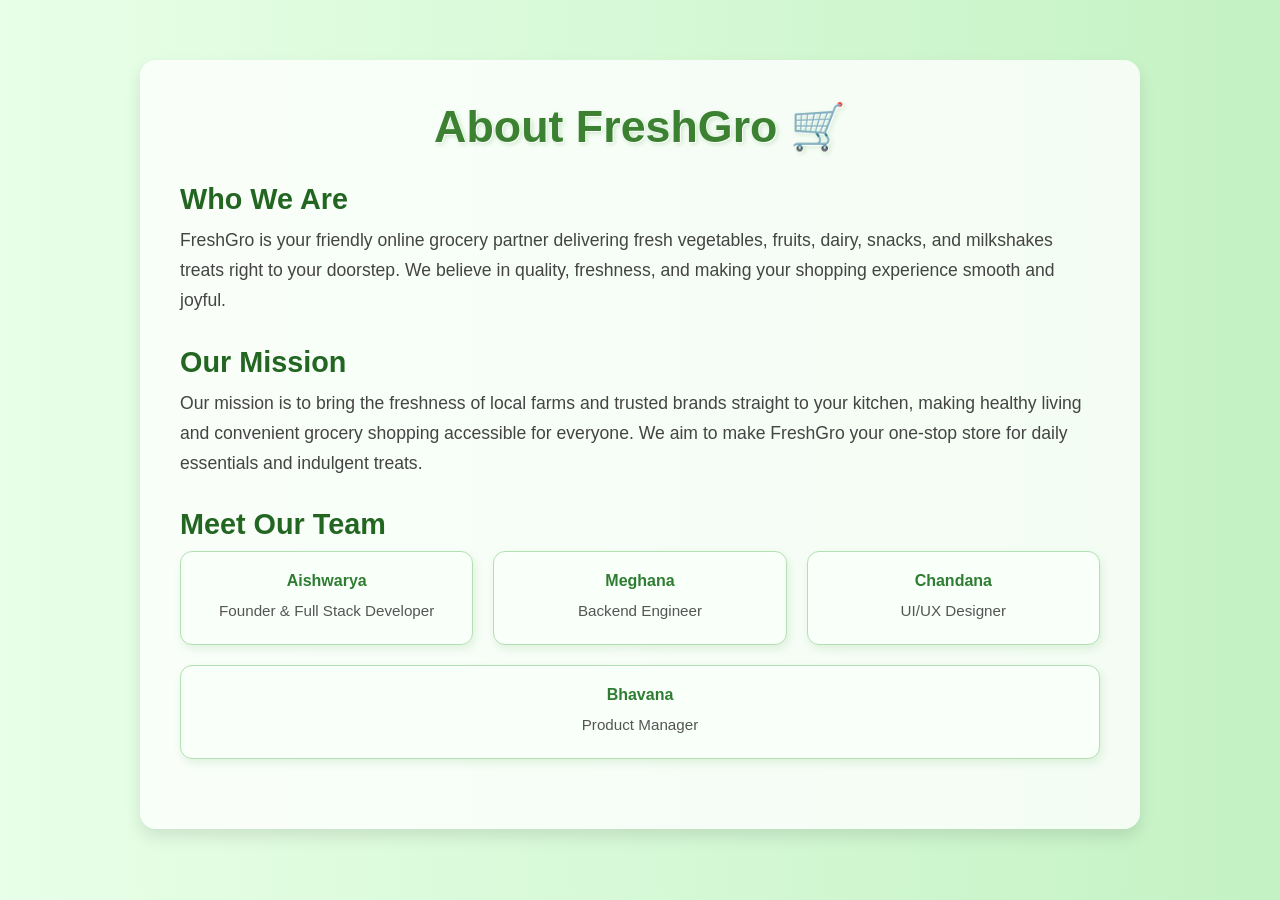
<file: about.html>
<!DOCTYPE html>
<html lang="en">
<head>
  <meta charset="UTF-8" />
  <meta name="viewport" content="width=device-width, initial-scale=1.0" />
  <title>About Us - FreshGro</title>
  <link rel="stylesheet" href="style.css" />
  <style>
    body {
      font-family: 'Segoe UI', sans-serif;
      background: linear-gradient(to right, #e8ffe8, #c4f2c4);
      margin: 0;
      padding: 0;
      color: #2d572c;
    }

    .about-container {
      max-width: 1000px;
      margin: 60px auto;
      padding: 40px;
      background: #ffffffcc;
      border-radius: 16px;
      box-shadow: 0 8px 16px rgba(0, 0, 0, 0.1);
    }

    .about-heading {
      text-align: center;
      font-size: 2.8rem;
      margin-bottom: 30px;
      color: #3c8031;
      text-shadow: 1px 1px 0 #fff, 2px 2px 5px rgba(0, 128, 0, 0.2);
    }

    .about-section {
      margin-bottom: 30px;
    }

    .about-section h3 {
      font-size: 1.8rem;
      color: #226622;
      margin-bottom: 10px;
    }

    .about-section p {
      font-size: 1.1rem;
      line-height: 1.7;
      color: #444;
    }

    .team {
      display: flex;
      flex-wrap: wrap;
      gap: 20px;
      justify-content: center;
    }

    .team-member {
      flex: 1 1 220px;
      background-color: #f9fff9;
      border: 1px solid #b2e0b2;
      border-radius: 12px;
      padding: 20px;
      text-align: center;
      box-shadow: 2px 4px 10px rgba(0, 128, 0, 0.1);
    }

    .team-member h4 {
      color: #2e7d32;
      margin-bottom: 8px;
    }

    .team-member p {
      font-size: 0.95rem;
      color: #555;
    }
  </style>
</head>
<body>
  <div class="about-container">
    <h2 class="about-heading">About FreshGro 🛒</h2>

    <div class="about-section">
      <h3>Who We Are</h3>
      <p>
        FreshGro is your friendly online grocery partner delivering fresh vegetables, fruits, dairy, snacks, and milkshakes treats right to your doorstep. We believe in quality, freshness, and making your shopping experience smooth and joyful.
      </p>
    </div>

    <div class="about-section">
      <h3>Our Mission</h3>
      <p>
        Our mission is to bring the freshness of local farms and trusted brands straight to your kitchen, making healthy living and convenient grocery shopping accessible for everyone. We aim to make FreshGro your one-stop store for daily essentials and indulgent treats.
      </p>
    </div>

    <div class="about-section">
      <h3>Meet Our Team</h3>
      <div class="team">
        <div class="team-member">
          <h4>Aishwarya</h4>
          <p>Founder & Full Stack Developer</p>
        </div>
        <div class="team-member">
          <h4>Meghana</h4>
          <p>Backend Engineer</p>
        </div>
        <div class="team-member">
          <h4>Chandana</h4>
          <p>UI/UX Designer</p>
        </div>
        <div class="team-member">
          <h4>Bhavana</h4>
          <p>Product Manager</p>
        </div>
      </div>
    </div>
  </div>
</body>
</html>
</file>
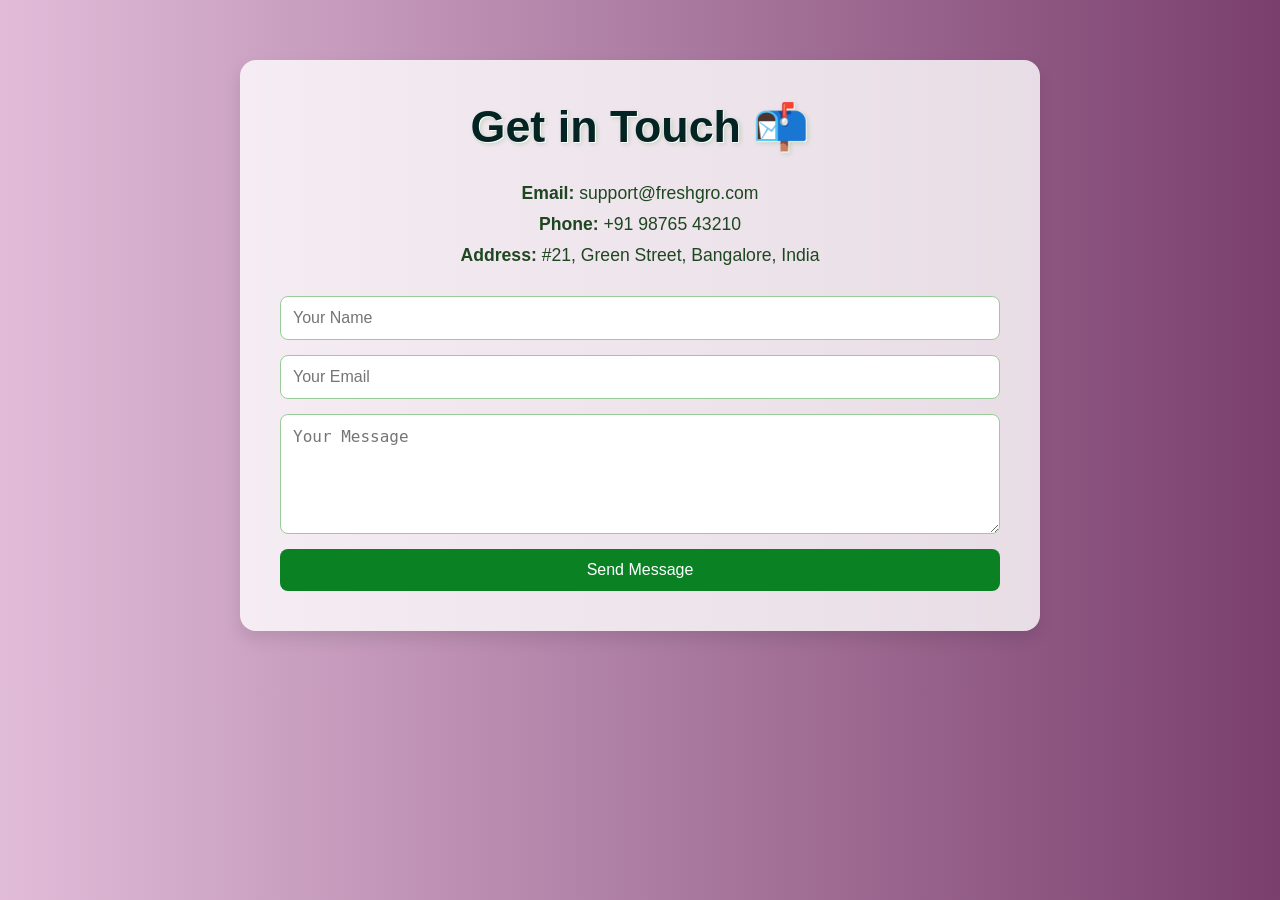
<file: contact.html>
<!DOCTYPE html>
<html lang="en">
<head>
  <meta charset="UTF-8" />
  <meta name="viewport" content="width=device-width, initial-scale=1.0" />
  <title>Contact Us - FreshGro</title>
  <link rel="stylesheet" href="style.css" />
  <style>
    body {
      font-family: 'Segoe UI', sans-serif;
      background: linear-gradient(to right, #e1bcd9, #7a3f6d);
      margin: 0;
      padding: 0;
      color: #1e4620;
    }

    .contact-container {
      max-width: 800px;
      margin: 60px auto;
      padding: 40px;
      background-color: #ffffffcc;
      border-radius: 16px;
      box-shadow: 0 8px 16px rgba(0, 0, 0, 0.1);
    }

    .contact-heading {
      text-align: center;
      font-size: 2.8rem;
      margin-bottom: 30px;
      color: #042424;
      text-shadow: 1px 1px 0 #fff, 2px 2px 5px rgba(0, 128, 0, 0.2);
    }

    .contact-info {
      margin-bottom: 30px;
      text-align: center;
    }

    .contact-info p {
      font-size: 1.1rem;
      margin: 10px 0;
    }

    .contact-form {
      display: flex;
      flex-direction: column;
      gap: 15px;
    }

    .contact-form input,
    .contact-form textarea {
      padding: 12px;
      font-size: 1rem;
      border: 1px solid #99cc99;
      border-radius: 8px;
      outline: none;
    }

    .contact-form textarea {
      resize: vertical;
      height: 120px;
    }

    .contact-form button {
      background-color: #0a8224;
      color: white;
      font-size: 1rem;
      padding: 12px;
      border: none;
      border-radius: 8px;
      cursor: pointer;
      transition: background-color 0.3s ease;
    }

    .contact-form button:hover {
      background-color: #c5cf87;
    }
  </style>
</head>
<body>
  <div class="contact-container">
    <h2 class="contact-heading">Get in Touch 📬</h2>

    <div class="contact-info">
      <p><strong>Email:</strong> support@freshgro.com</p>
      <p><strong>Phone:</strong> +91 98765 43210</p>
      <p><strong>Address:</strong> #21, Green Street, Bangalore, India</p>
    </div>

    <form class="contact-form">
      <input type="text" name="name" placeholder="Your Name" required />
      <input type="email" name="email" placeholder="Your Email" required />
      <textarea name="message" placeholder="Your Message" required></textarea>
      <button type="submit">Send Message</button>
    </form>
  </div>
</body>
</html>
</file>
<file: style.css>
* {
    margin: 0;
    padding: 0;
    box-sizing: border-box;
}

body {
    font-family: 'Segoe UI', sans-serif;
    background-color: #f9fefb;
    color: #333;
}

/* Navbar */
.navbar {
    display: flex;
    justify-content: space-between;
    align-items: center;
    background-color: #14532d;
    color: white;
    padding: 1rem 2rem;
    position: relative;
    z-index: 1000;    
}

.logo {
    font-size: 2rem;
    font-weight: bold;
}

.nav-links {
    list-style: none;
    display: flex;
    gap: 1.5rem;
}

.nav-links li a {
    color: white;
    text-decoration: none;
    font-weight: 500;
    padding: 5px 10px;
    border-radius: 8px;
    transition: background-color 0.3s, color 0.3s;
}

/* Hover Effect */
.nav-links li a:hover {
    background-color: #86e6a9;
    color: #14532d;
}

/* Active Link (when clicked) */
.nav-links li a.active {
    background-color: #aee4b8;
    color: #14532d;
}



/* Spacer */
.spacer {
    height: 40px;
}

/* Hero Section */
.hero-section {
    position: relative;
    text-align: center;
    padding: 30px 0;
}

.carousel-container {
    overflow: hidden;
    width: 100%;
    max-width: 100%;
    height: 320px;
    margin: 0 auto;
    position: relative;
}

.slides-wrapper {
    display: flex;
    width: 100%;
    transition: transform 1s ease-in-out;
}

.carousel-slide {
    min-width: 100%;
    display: flex;
    justify-content: center;
    align-items: center;
}

.carousel-slide img {
    width: 500px;
    height: 300px;
    object-fit: cover;
    border-radius: 20px;
    box-shadow: 0 10px 25px rgba(0, 0, 0, 0.2);
}

/* Fixed Text */
.carousel-text {
    position: absolute;
    top: 50%;
    left: 50%;
    transform: translate(-50%, -50%);
    color: white;
    text-align: center;
    text-shadow: 2px 2px 8px rgba(0, 0, 0, 0.8);
    z-index: 10;
}


/* Footer */
.footer {
    background-color: #14532d;
    color: white;
    padding: 2rem;
}

.footer-content {
    display: flex;
    flex-wrap: wrap;
    justify-content: space-between;
    gap: 2rem;
}

.footer-section {
    flex: 1 1 200px;
}

.footer-section h3,
.footer-section h4 {
    margin-bottom: 1rem;
    color: #aee4b8;
}

.footer-section ul {
    list-style: none;
    padding: 0;
}

.footer-section ul li a {
    text-decoration: none;
    color: white;
    display: block;
    margin-bottom: 0.5rem;
}

.footer-bottom {
    text-align: center;
    margin-top: 2rem;
    border-top: 1px solid #ffffff33;
    padding-top: 1rem;
}


 /* Dropdown Menu Styling */
.dropdown {
  position: relative;
  display: inline-block;
}

.dropbtn {
  color: white;
  padding: 8px 15px;
  font-weight: 500;
  text-decoration: none;
  border-radius: 8px;
  background-color: transparent;
  cursor: pointer;
  font-size: 16px;
}

.dropdown-content {
  display: none;
  position: absolute;
  background-color: rgb(82, 5, 73); /*Purple background for the dropdown */
  min-width: 220px;
  top: 35px;
  left: 0;
  border-radius: 8px;
  box-shadow: 0 4px 10px rgba(0, 0, 0, 0.1); /* Light shadow for the dropdown */
  z-index: 999;
  animation: fadeIn 0.3s ease-in-out;
}

.dropdown-content a {
  color: #333; /* Dark text color for visibility */
  padding: 12px 16px;
  text-decoration: none;
  display: block;
  transition: background 0.3s ease;
  font-weight: 500;
}

/* Hover Effect for Links */
.navbar .dropdown .dropdown-content a:hover {
    background-color: #ffd700 !important; /* Yellow highlight */
    color: #14532d !important;            /* Dark green text */
  }
  
  
/* Show the dropdown content when active */
.dropdown-content.show {
  display: block;
}

/* Optional animation */
@keyframes fadeIn {
  from {
      opacity: 0;
      transform: translateY(10px);
  }
  to {
      opacity: 1;
      transform: translateY(0);
  }
}
</file>
